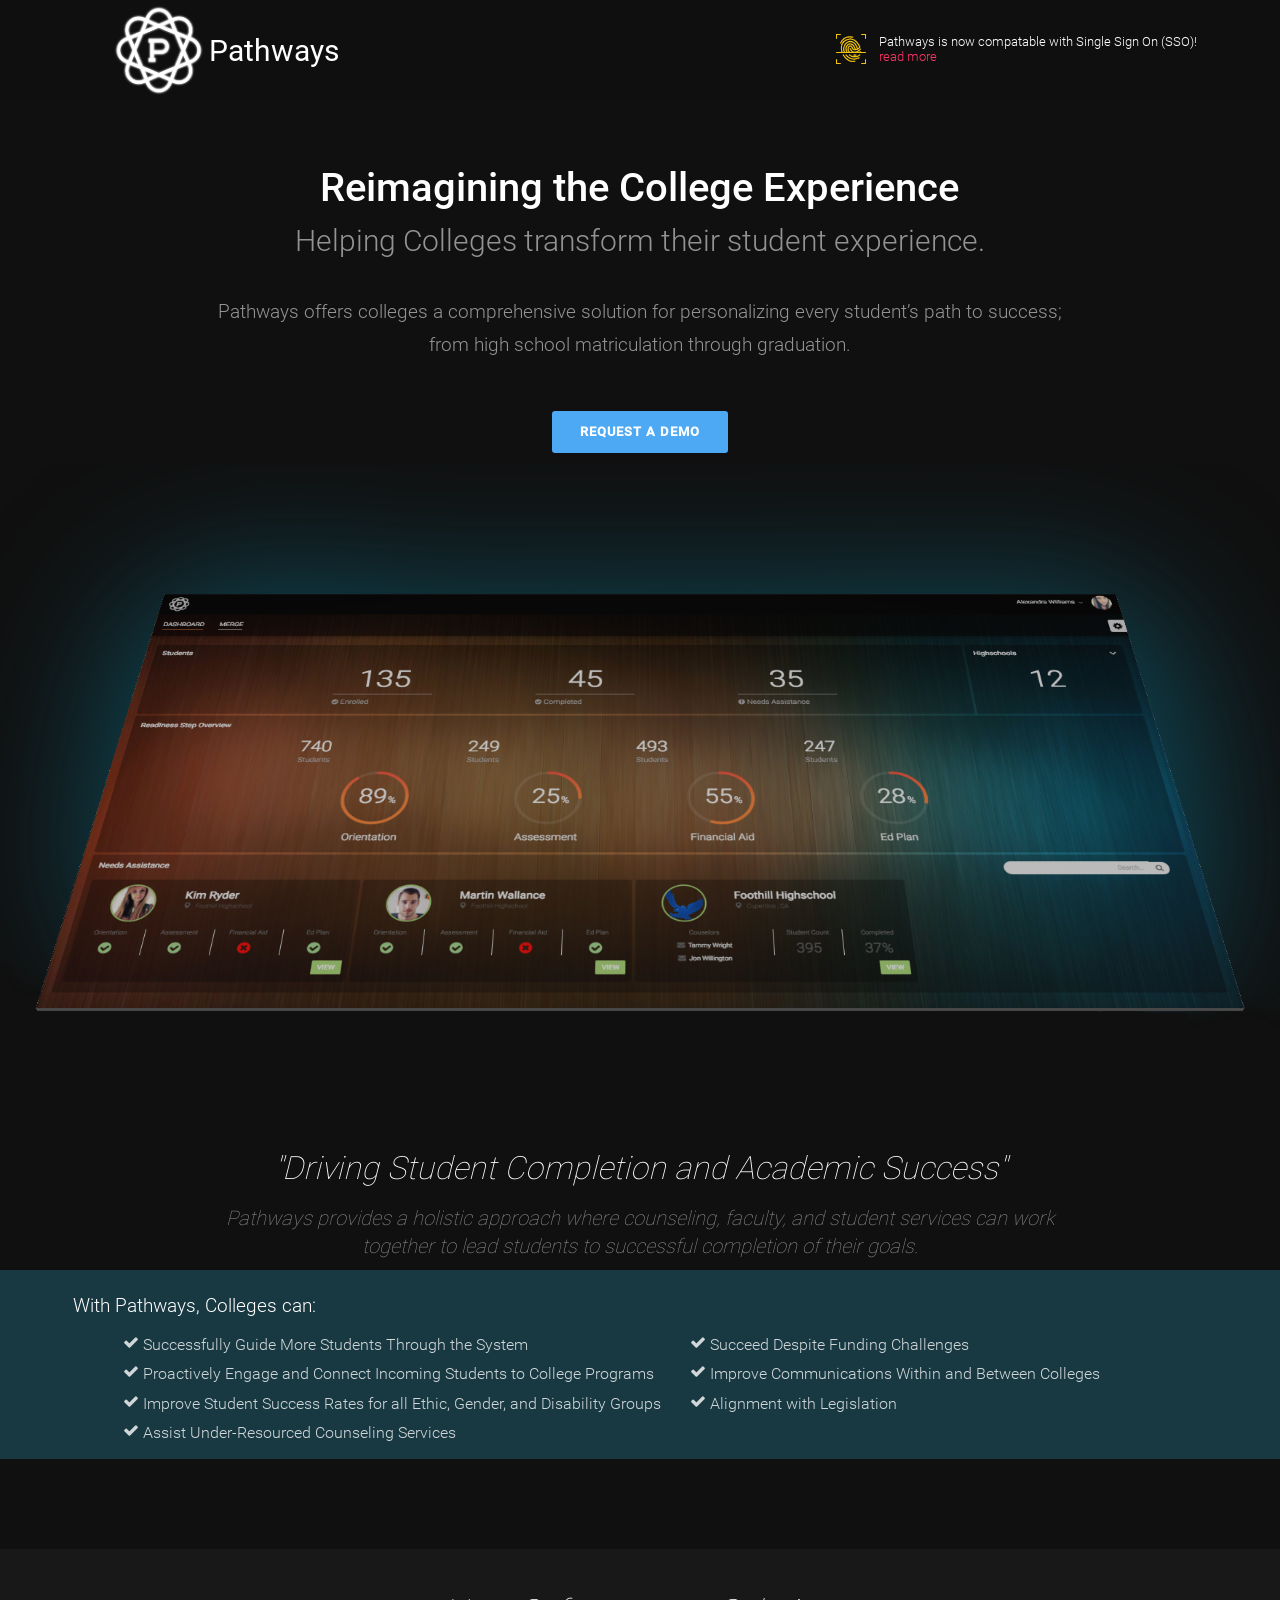
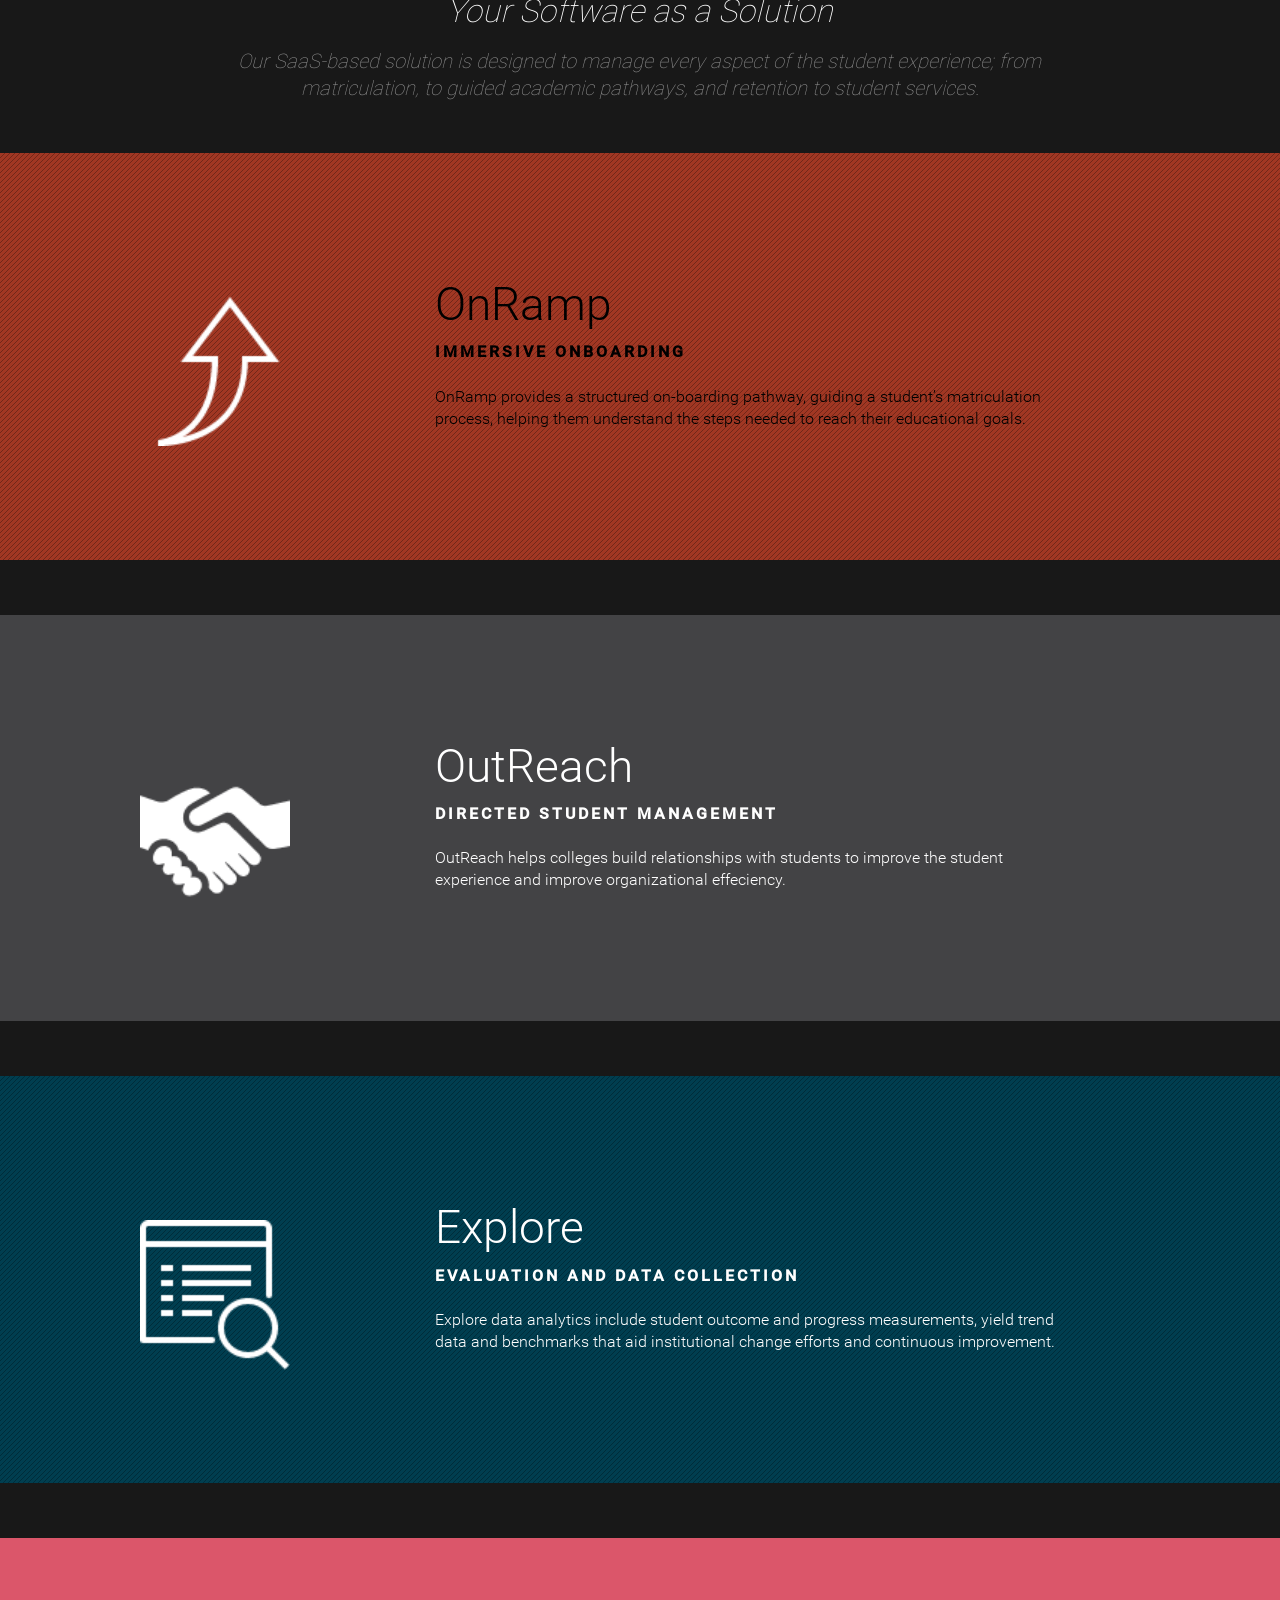
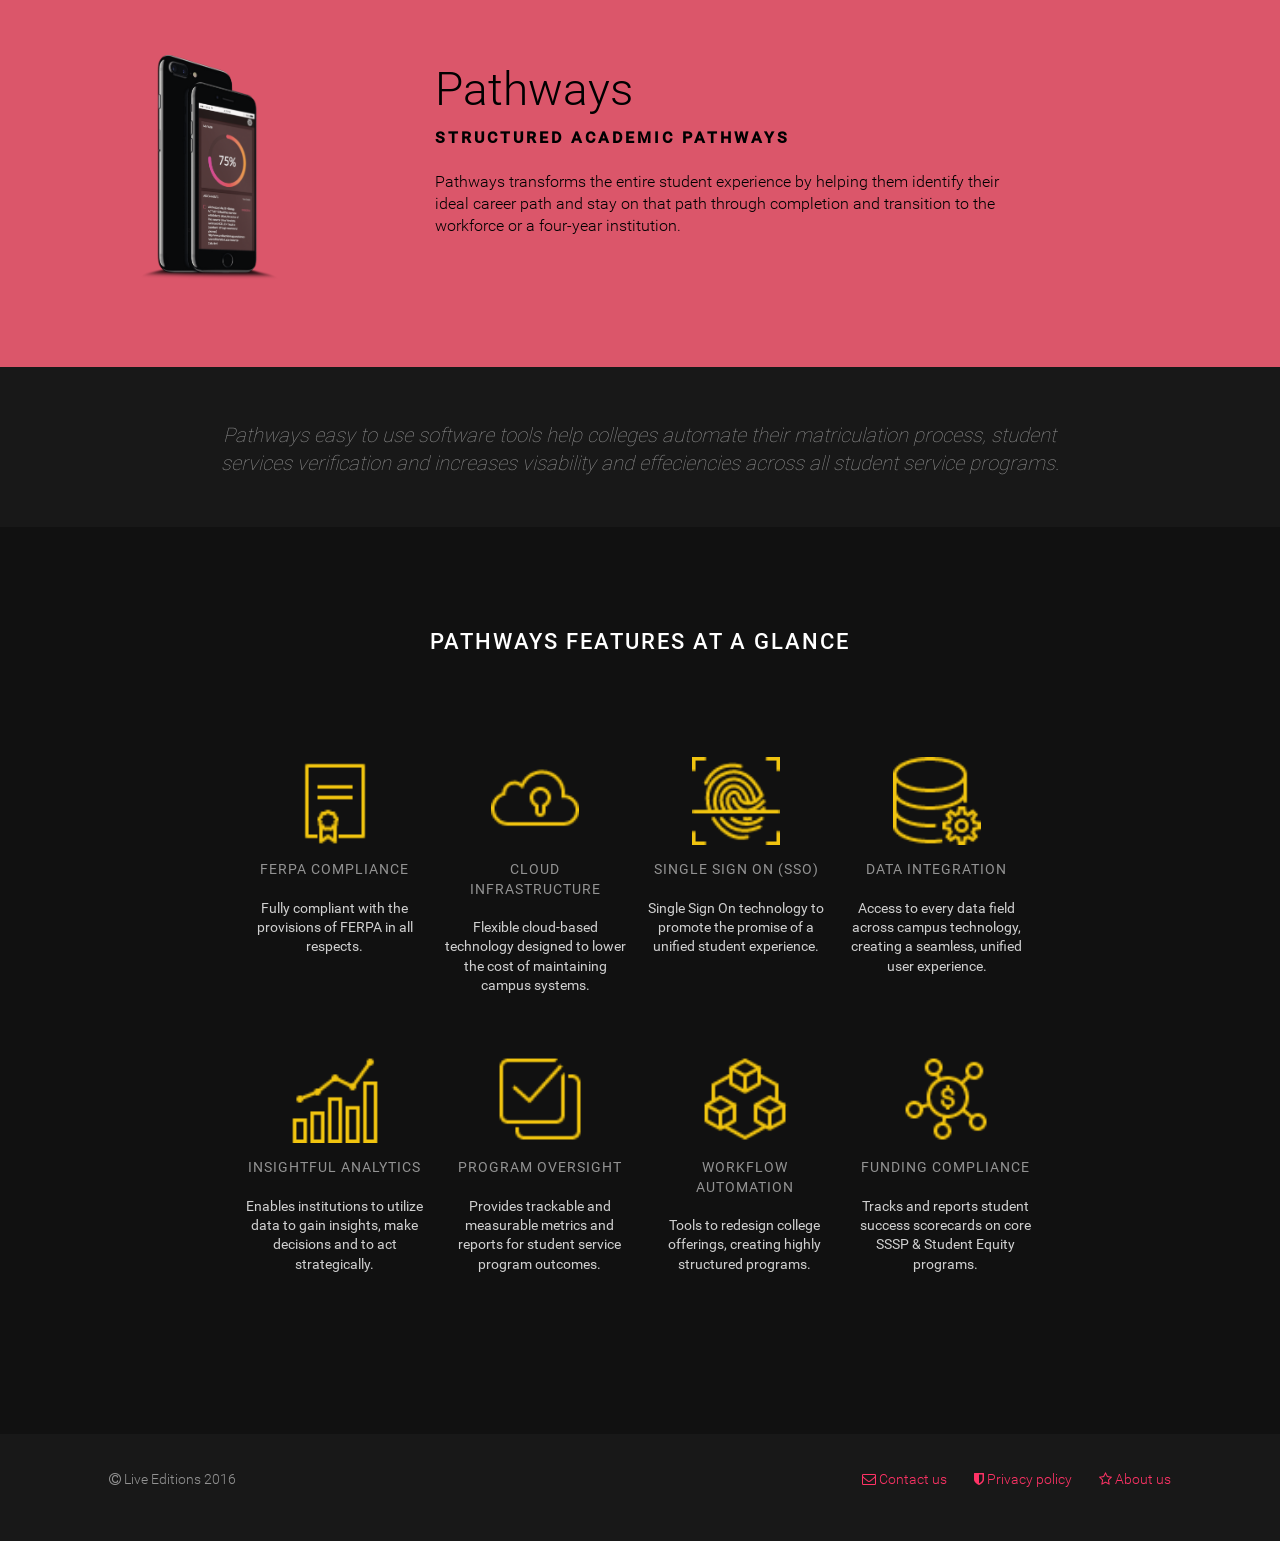
<file: index.html>
﻿<!DOCTYPE html>

<html lang="en">

<head>

    <meta charset="utf-8">
    <meta http-equiv="X-UA-Compatible" content="IE=edge">
    <meta name="viewport" content="width=device-width, initial-scale=1">
    <meta name="description" content="">
    <meta name="author" content="">
    <title>Pathways</title>
    <link rel="icon" href="images/favico.jpg">
    <link rel="stylesheet" href="css/font-awesome.min.css">
    <link rel="stylesheet" href="css/standardize.css">
    <link rel="stylesheet" href="css/style.css">
</head>
<body class="body index clearfix">
    <div id="page-wrapper">
        <header class="main-header clearfix">
            <a href="news.html" class="news-notice">
                <img class="news-icon" src="images/f-sso.png">
                <div class="news-text">Pathways is now compatable with Single Sign On (SSO)!<strong>read more</strong></div>
            </a>
            <div class="logo-container">
                <a href="#" class="logo"><img class="image" src="images/pathways-white-icon.png" /></a>
                <span>Pathways</span>
            </div>

        </header>

        <section id="main" class="main-section clearfix">
            <h1>Reimagining the College Experience</h1>
            <h2-sub>Helping Colleges transform their student experience.</h2-sub>
            <h2>Pathways offers colleges a comprehensive solution for personalizing every student’s path to success; from high school matriculation through graduation.</h2>
            <a href="" class="std-button">Request a Demo</a>
            <img class="image" src="images/onramp-main.png" alt="Pathways Main Image">
        </section>
        <div id="page-content">
            <section id="main-banner" class="medium-banner-section">
                <div class="medium-section-background">
                    <blockquote>"Driving Student Completion and Academic Success"</blockquote>
                    <div class="by">Pathways provides a holistic approach where counseling, faculty, and student services can work together to lead students to successful completion of their goals.</div>

                    <div class="banner-block">
                        <div class="banner-block-inner">
                            <h2>With Pathways, Colleges can:</h2>
                            <div>
                                <ul class="banner-list col-left">
                                    <li><i class="fa fa-check"></i>&nbsp; <p> Successfully Guide More Students Through the System</p></li>
                                    <li><i class="fa fa-check"></i>&nbsp; <p> Proactively Engage and Connect Incoming Students to College Programs</p></li>
                                    <li><i class="fa fa-check"></i>&nbsp; <p> Improve Student Success Rates for all Ethic, Gender, and Disability Groups</p></li>
                                    <li><i class="fa fa-check"></i>&nbsp; <p> Assist Under-Resourced Counseling Services</p></li>
                                </ul>
                            </div>
                            <div>
                                <ul class="banner-list col-right">
                                    <li><i class="fa fa-check"></i>&nbsp; <p> Succeed Despite Funding Challenges</p></li>
                                    <li><i class="fa fa-check"></i>&nbsp; <p> Improve Communications Within and Between Colleges</p></li>
                                    <li><i class="fa fa-check"></i>&nbsp; <p> Alignment with Legislation</p></li>
                                </ul>
                            </div>
                        </div>
                    </div>
                </div>
            </section>

            <section class="small-section clearfix">
                <blockquote>Your Software as a Solution</blockquote>
                <div class="by">Our SaaS-based solution is designed to manage every aspect of the student experience; from matriculation, to guided academic pathways, and retention to student services.</div>
            </section>

            <section class="medium-section product onramp screen clearfix">
                <img class="medium-section-image" src="images/icon-onramp.png">
                <h4 class="medium-section-name">OnRamp</h4>
                <h5 class="medium-section-short">Immersive OnBoarding</h5>
                <div class="medium-section-text">OnRamp provides a structured on-boarding pathway, guiding a student’s matriculation process, helping them understand the steps needed to reach their educational goals.</div>
            </section>

            <section class="small-section-empty clearfix">
                <blockquote></blockquote>
                <div class="by"></div>
            </section>

            <section class="medium-section product outreach screen clearfix">
                <img class="medium-section-image" src="images/icon-outreach.png" alt="OutReach Product Image">
                <h4 class="medium-section-name">OutReach</h4>
                <h5 class="medium-section-short">Directed Student Management</h5>
                <div class="medium-section-text">OutReach helps colleges build relationships with students to improve the student experience and improve organizational effeciency.</div>
            </section>

            <section class="small-section-empty clearfix">
                <blockquote></blockquote>
                <div class="by"></div>
            </section>

            <section class="medium-section product explore screen clearfix">
                <img class="medium-section-image" src="images/icon-explore.png" alt="Explore Product Image">
                <h4 class="medium-section-name">Explore</h4>
                <h5 class="medium-section-short">Evaluation and Data Collection</h5>
                <div class="medium-section-text">Explore data analytics include student outcome and progress measurements, yield trend data and benchmarks that aid institutional change efforts and continuous improvement.</div>
            </section>

            <section class="small-section-empty clearfix">
                <blockquote></blockquote>
                <div class="by"></div>
            </section>

            <section class="medium-section pathways product phone clearfix">
                <img class="medium-section-image" src="images/platform_pathways.png" alt="Pathways Product Image">
                <h4 class="medium-section-name">Pathways</h4>
                <h5 class="medium-section-short">Structured Academic Pathways</h5>
                <div class="medium-section-text">Pathways transforms the entire student experience by helping them identify their ideal career path and stay on that path through completion and transition to the workforce or a four-year institution.</div>
            </section>

            <section class="small-section clearfix">
                <div class="by">Pathways easy to use software tools help colleges automate their matriculation process, student services verification and increases visability and effeciencies across all student service programs.</div>
            </section>

            <section class="features clearfix">
                <p class="text">Pathways Features at a Glance</p>
                <ul class="feature-list clearfix">
                    <li class="feature">
                        <img class="feature-image" src="images/f-cert.png">
                        <h3 class="feature-name">FERPA Compliance</h3>
                        <p class="feature-text">Fully compliant with the provisions of FERPA in all respects.</p>
                    </li>
                    <li class="feature feature-2">
                        <img class="feature-image" src="images/f-cloud.png">
                        <h3 class="feature-name">Cloud Infrastructure</h3>
                        <p class="feature-text">Flexible cloud-based technology designed to lower the cost of maintaining campus systems. </p>
                    </li>
                    <li class="feature feature-3">
                        <img class="feature-image" src="images/f-sso.png">
                        <h3 class="feature-name">Single Sign On (SSO)</h3>
                        <p class="feature-text">Single Sign On technology to promote the promise of a unified student experience.</p>
                    </li>
                    <li class="feature feature-4">
                        <img class="feature-image" src="images/f-data-intergration.png">
                        <h3 class="feature-name">Data Integration</h3>
                        <p class="feature-text">Access to every data field across campus technology, creating a seamless, unified user experience.</p>
                    </li>
                    <li class="feature feature-5">
                        <img class="feature-image" src="images/f-analytics.png">
                        <h3 class="feature-name">Insightful Analytics</h3>
                        <p class="feature-text">Enables institutions to utilize data to gain insights, make decisions and to act strategically.</p>
                    </li>
                    <li class="feature feature-6">
                        <img class="feature-image" src="images/f-program-overview.png">
                        <h3 class="feature-name">Program Oversight</h3>
                        <p class="feature-text">Provides trackable and measurable metrics and reports for student service program outcomes.</p>
                    </li>
                    <li class="feature feature-7">
                        <img class="feature-image" src="images/f-workflow.png">
                        <h3 class="feature-name">Workflow Automation</h3>
                        <p class="feature-text">Tools to redesign college offerings, creating highly structured programs.</p>
                    </li>
                    <li class="feature feature-8">
                        <img class="feature-image" src="images/f-funding.png">
                        <h3 class="feature-name">Funding Compliance</h3>
                        <p class="feature-text">Tracks and reports student success scorecards on core SSSP & Student Equity programs.</p>
                    </li>
                </ul>
            </section>

            <a id="scrollUp" class=".scrollUp " href="#page-wrapper" style="position: fixed; z-index: 2147483647;"><i class="fa fa-chevron-up"></i></a>


            <footer class="main-footer">
                <div class="utility-nav">
                    <a href="mailto: support@liveditions.com"><i class="fa fa-envelope-o" aria-hidden="true"></i> Contact us</a>
                    <a href="privacy.html"><i class="fa fa-shield" aria-hidden="true"></i> Privacy policy</a>
                    <a href="about-us.html"><i class="fa fa-star-o" aria-hidden="true"></i> About us</a>
                </div>
                <div class="copyright"><i class="fa fa-copyright" aria-hidden="true"></i> Live Editions&nbsp;2016</div>
            </footer>
            <script src="js/plugins/jquery.min.js"></script>
            <script src="js/plugins/jquery.slimscroll.min.js"></script>
            <script src="js/plugins/smoothscroll.min.js"></script>
            <script src="js/index.js"></script>
        </div>

    </div>
</body>
</html>
</file>
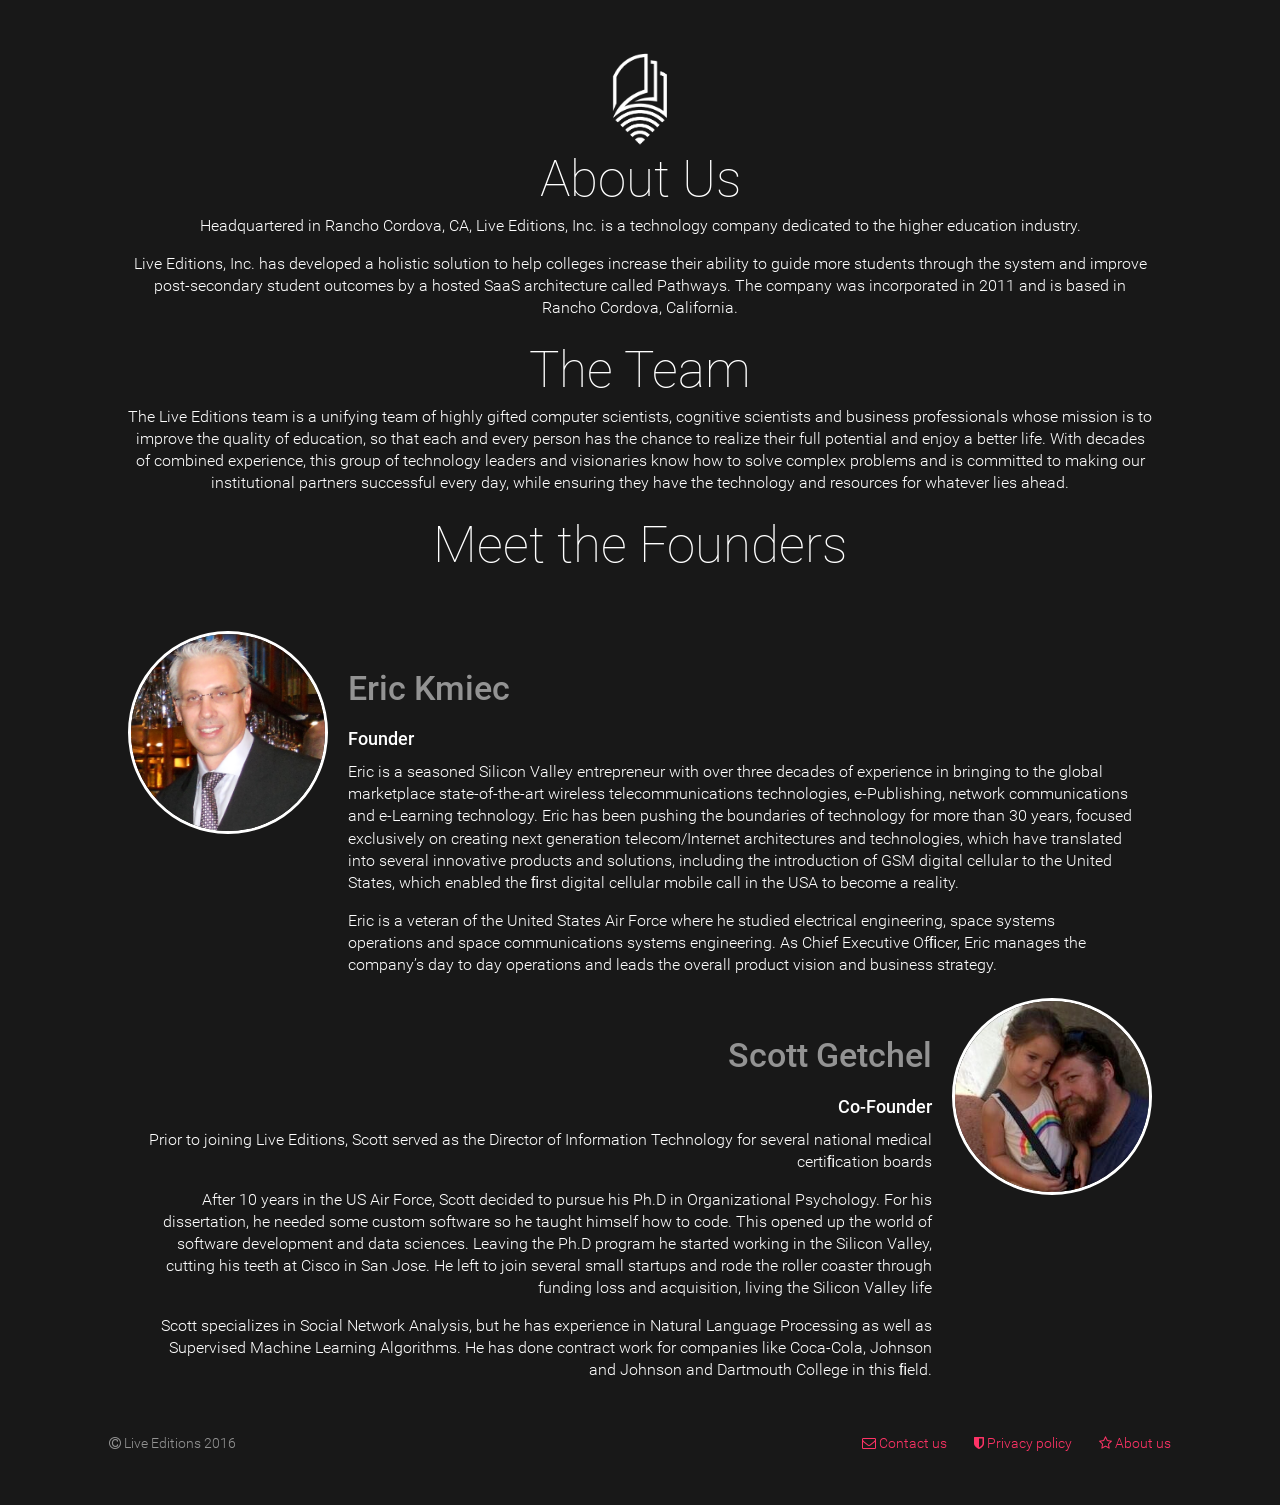
<file: about-us.html>
﻿<!DOCTYPE html>

<html lang="en">

<head>

    <meta charset="utf-8">
    <meta http-equiv="X-UA-Compatible" content="IE=edge">
    <meta name="viewport" content="width=device-width, initial-scale=1">
    <meta name="description" content="">
    <meta name="author" content="">
    <title>Pathways - About Us</title>
    <link rel="icon" href="images/favico.jpg">
    <link rel="stylesheet" href="css/font-awesome.min.css">
    <link rel="stylesheet" href="css/standardize.css">
    <link rel="stylesheet" href="css/style.css">
</head>
<body class="body index clearfix">
    <div id="page-wrapper">

        <div id="page-content">

            <section id="main-privacy" class="main-privacy clearfix">
                <a href="#" class="logo"><img class="image" src="images/liveeditions-book-white.png"></a>
            </section>
            
            
            <section id="main-about-us" class="main-about-us clearfix">
                <span class="main-about-us-header">About Us</span>
                <p>Headquartered in Rancho Cordova, CA, Live Editions, Inc. is a technology company dedicated to the higher education industry.</p>
                <p>Live Editions, Inc. has developed a holistic solution to help colleges increase their ability to guide more students through the system and improve post-secondary student outcomes by a hosted SaaS architecture called Pathways. The company was incorporated in 2011 and is based in Rancho Cordova, California.</p>
            <span class="main-about-us-header">The Team</span>
                <p>The Live Editions team is a unifying team of highly gifted computer scientists, cognitive scientists and 
                    business professionals whose mission is to improve the quality of education, so that each and every
                    person has the chance to realize their full potential and enjoy a better life. With decades of combined
                    experience, this group of technology leaders and visionaries know how to solve complex problems and
                    is committed to making our institutional partners successful every day, while ensuring they have the
                    technology and resources for whatever lies ahead.</p>
            
            </section>


            <section id="about-us" class="about-us-section">

                <p class="notice-header">Meet the Founders </p>

                <div class="bio-section left">
                    <div class="bio-image-container">
                        <img class="bio-image" src="images/team-eric-kmiec.jpg" />
                    </div>
                    <div class="bio-desc-container">
                        <h2>Eric Kmiec</h2>
                        <h4>Founder</h4>
                        <p>Eric is a seasoned Silicon Valley entrepreneur with over three decades of experience in bringing to the global marketplace state-of-the-art wireless telecommunications technologies, e-Publishing, network communications and e-Learning technology.  Eric has been pushing the boundaries of technology for more than 30 years, focused exclusively on creating next generation telecom/Internet architectures and technologies, which have translated into several innovative products and solutions, including the introduction of GSM digital cellular to the United States, which enabled the ﬁrst digital cellular mobile call in the USA to become a reality.   </p>

                        <p>Eric is a veteran of the United States Air Force where he studied electrical engineering, space systems operations and space communications systems engineering. As Chief Executive Ofﬁcer, Eric manages the company’s day to day operations and leads the overall product vision and business strategy. </p>

                    </div>
                </div>

                <div class="bio-section right">
                   
                    <div class="bio-image-container team-left">
                        <img class="bio-image" src="images/team-scott-getchel.png" />
                    </div>

                    <div class="bio-desc-container">
                        <h2 class="right">Scott Getchel</h2>
                        <h4>Co-Founder</h4>
                        <p>Prior to joining Live Editions, Scott served as the Director of Information Technology for several national medical certiﬁcation boards</p>

                        <p>After 10 years in the US Air Force, Scott decided to pursue his Ph.D in Organizational Psychology. For his dissertation, he needed some custom software so he taught himself how to code. This opened up the world of software development and data sciences. Leaving the Ph.D program he started working in the Silicon Valley, cutting his teeth at Cisco in San Jose. He left to join several small startups and rode the roller coaster through funding loss and acquisition, living the Silicon Valley life</p>

                        <p>Scott specializes in Social Network Analysis, but he has experience in Natural Language Processing as well as Supervised Machine Learning Algorithms. He has done contract work for companies like Coca-Cola, Johnson and Johnson and Dartmouth College in this ﬁeld.</p>

                    </div>
                    <div class="bio-image-container team-right">
                        <img class="bio-image" src="images/team-scott-getchel.png" />
                    </div>
                </div>



                
            </section>

            <a id="scrollUp" class=".scrollUp " href="#page-wrapper" style="position: fixed; z-index: 2147483647;"><i class="fa fa-chevron-up"></i></a>

            <footer class="main-footer">
                <div class="utility-nav">
                    <a href="mailto: support@liveditions.com"><i class="fa fa-envelope-o" aria-hidden="true"></i> Contact us</a>
                    <a href="privacy.html"><i class="fa fa-shield" aria-hidden="true"></i> Privacy policy</a>
                    <a href="about-us.html"><i class="fa fa-star-o" aria-hidden="true"></i> About us</a>
                </div>
                <div class="copyright"><i class="fa fa-copyright" aria-hidden="true"></i> Live Editions&nbsp;2016</div>
            </footer>
            <script src="js/plugins/jquery.min.js"></script>
            <script src="js/plugins/jquery.slimscroll.min.js"></script>
            <script src="js/plugins/smoothscroll.min.js"></script>
            <script src="js/index.js"></script>
        </div>

    </div>
</body>
</html>
</file>
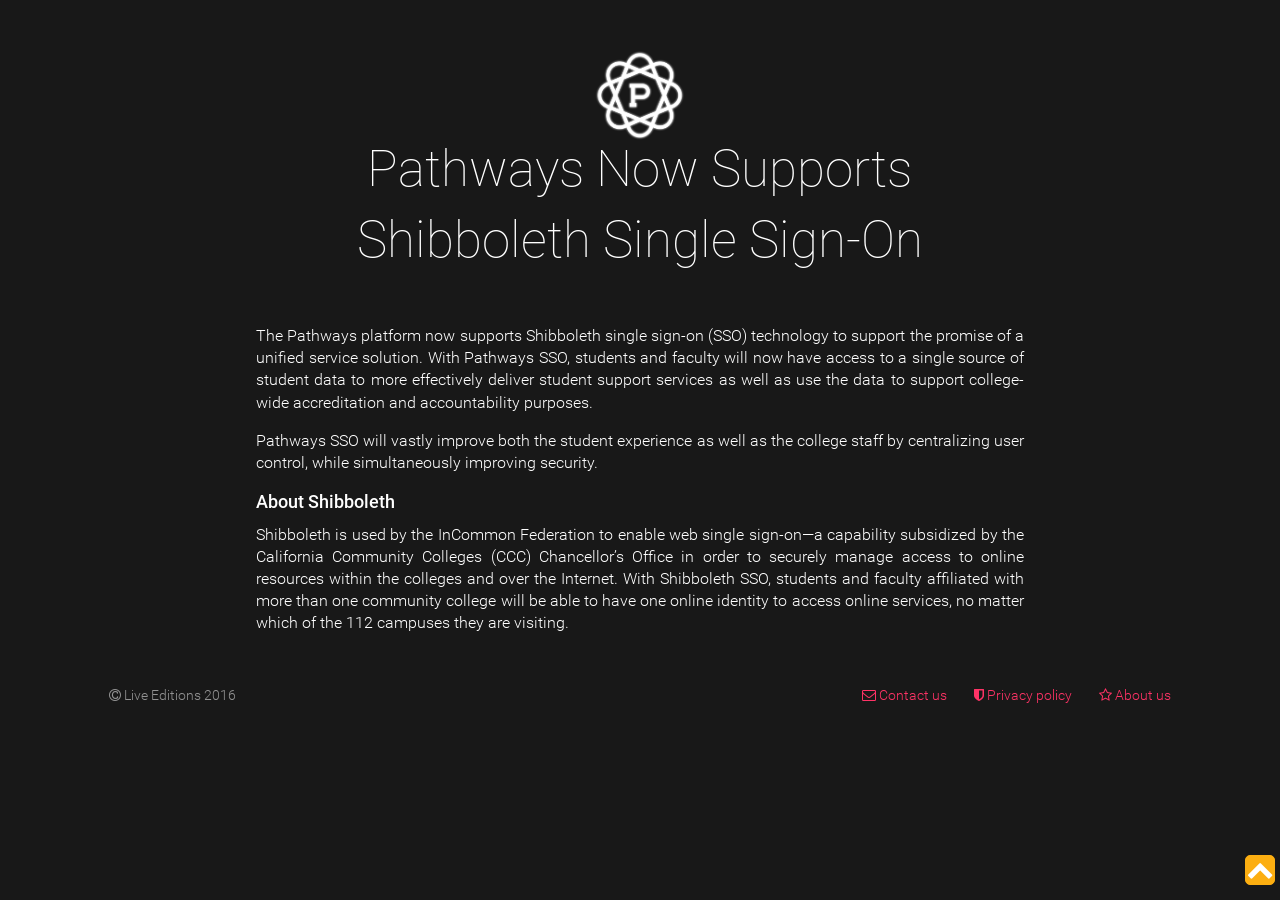
<file: news.html>
﻿<!DOCTYPE html>

<html lang="en">

<head>

    <meta charset="utf-8">
    <meta http-equiv="X-UA-Compatible" content="IE=edge">
    <meta name="viewport" content="width=device-width, initial-scale=1">
    <meta name="description" content="">
    <meta name="author" content="">
    <title>Pathways - News</title>
    <link rel="icon" href="images/favico.jpg">
    <link rel="stylesheet" href="css/font-awesome.min.css">
    <link rel="stylesheet" href="css/standardize.css">
    <link rel="stylesheet" href="css/style.css">
</head>
<body class="body index clearfix">
    <div id="page-wrapper">



        <div id="page-content">

            <section id="main-privacy" class="main-privacy clearfix">
                <a href="#" class="logo"><img class="image" src="images/pathways-white-icon.png"></a>
            </section>

            <section id="privacy" class="notice-section">

                <p class="notice-header">Pathways Now Supports Shibboleth Single Sign-On</p>

                <div class="notice">
                  
                    <p>
                        The Pathways platform now supports Shibboleth single sign-on (SSO) technology to support the promise of a unified service solution. With Pathways SSO, students and faculty will now have access to a single source of student data to more effectively deliver student support services as well as use the data to support college-wide accreditation and accountability purposes.</p>
                    <p>
                        Pathways SSO will vastly improve both the student experience as well as the college staff by centralizing user control, while simultaneously improving security.
                    </p>
                    <h4><span>About Shibboleth</span></h4>

                    <p>Shibboleth is used by the InCommon Federation to enable web single sign-on—a capability subsidized by the California Community Colleges (CCC) Chancellor’s Office in order to securely manage access to online resources within the colleges and over the Internet. With Shibboleth SSO, students and faculty affiliated with more than one community college will be able to have one online identity to access online services, no matter which of the 112 campuses they are visiting.</p>

            </div>
            </section>

            <a id="scrollUp" class=".scrollUp " href="#page-wrapper" style="position: fixed; z-index: 2147483647;"><i class="fa fa-chevron-up"></i></a>



            <footer class="main-footer">
                <div class="utility-nav">
                    <a href="mailto: support@liveditions.com"><i class="fa fa-envelope-o" aria-hidden="true"></i> Contact us</a>
                    <a href="privacy.html"><i class="fa fa-shield" aria-hidden="true"></i> Privacy policy</a>
                    <a href="about-us.html"><i class="fa fa-star-o" aria-hidden="true"></i> About us</a>
                </div>
                <div class="copyright"><i class="fa fa-copyright" aria-hidden="true"></i> Live Editions&nbsp;2016</div>
            </footer>
            <script src="js/plugins/jquery.min.js"></script>
            <script src="js/plugins/jquery.slimscroll.min.js"></script>
            <script src="js/plugins/smoothscroll.min.js"></script>
            <script src="js/index.js"></script>
        </div>

    </div>
</body>
</html>
</file>
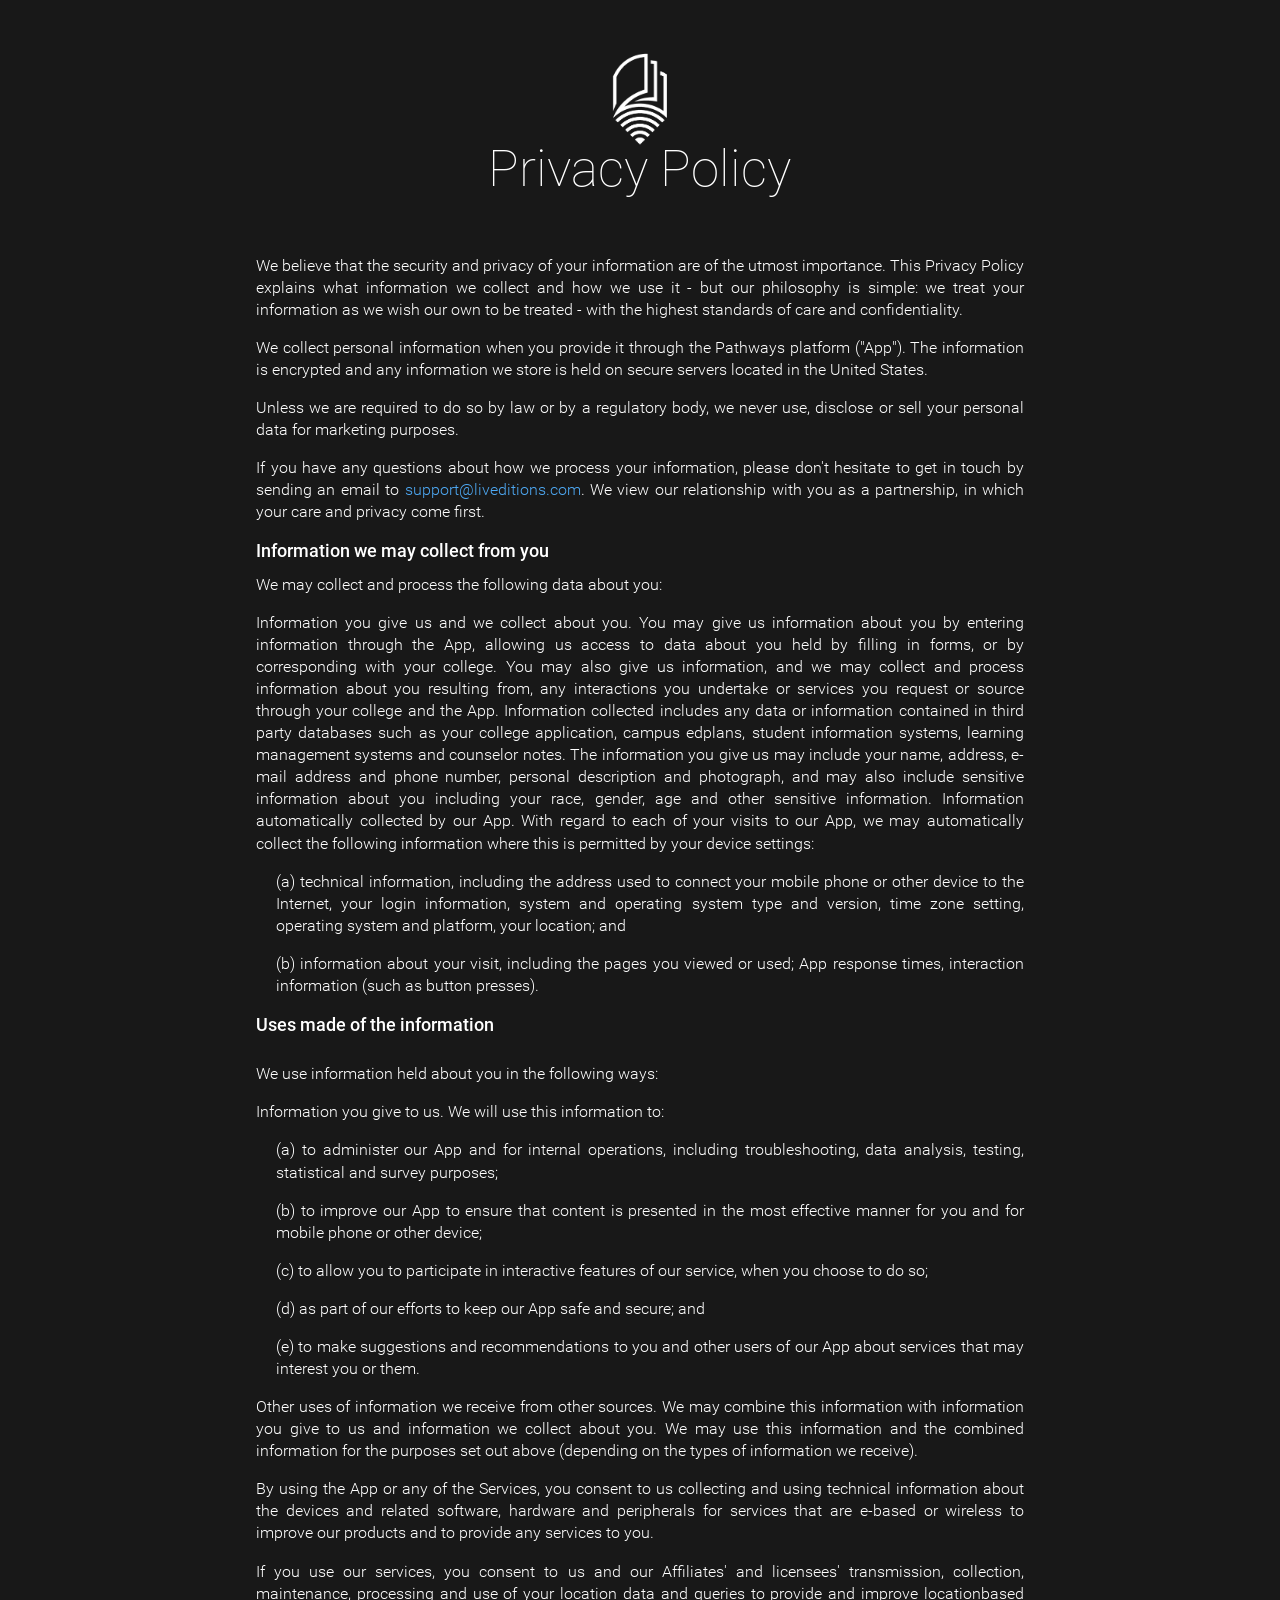
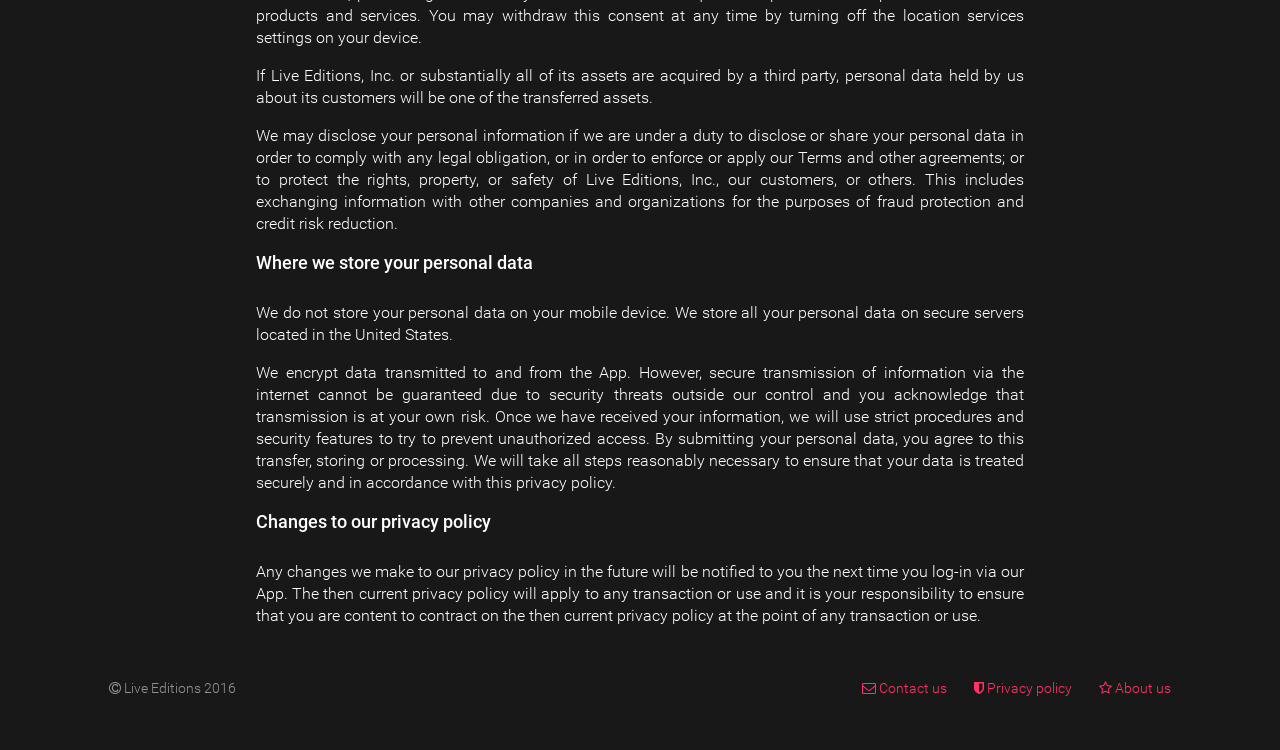
<file: privacy.html>
﻿<!DOCTYPE html>

<html lang="en">

<head>

    <meta charset="utf-8">
    <meta http-equiv="X-UA-Compatible" content="IE=edge">
    <meta name="viewport" content="width=device-width, initial-scale=1">
    <meta name="description" content="">
    <meta name="author" content="">
    <title>Pathways</title>
    <link rel="icon" href="images/favico.jpg">
    <link rel="stylesheet" href="css/font-awesome.min.css">
    <link rel="stylesheet" href="css/standardize.css">
    <link rel="stylesheet" href="css/style.css">
</head>
<body class="body index clearfix">
    <div id="page-wrapper">



        <div id="page-content">

            <section id="main-privacy" class="main-privacy clearfix">
                <a href="#" class="logo"><img class="image" src="images/liveeditions-book-white.png"></a>
            </section>

            <section id="privacy" class="notice-section">

                <p class="notice-header">Privacy Policy</p>

                <div class="notice">
                    <p>
                        We believe that the security and privacy of your information are of the utmost importance. This Privacy
                        Policy explains what information we collect and how we use it - but our philosophy is simple: we treat
                        your information as we wish our own to be treated - with the highest standards of care and
                        confidentiality.
                    </p>
                    <p>
                        We collect personal information when you provide it through the Pathways platform ("App"). The
                        information is encrypted and any information we store is held on secure servers located in the United
                        States.
                    </p>
                    <p>
                        Unless we are required to do so by law or by a regulatory body, we never use, disclose or sell your
                        personal data for marketing purposes.
                    </p>
                    <p>
                        If you have any questions about how we process your information, please don't hesitate to get in touch
                        by sending an email to <a href="mailto: support@liveditions.com">support@liveditions.com</a>. We view our relationship with you as a partnership, in
                        which your care and privacy come first.
                    </p>

                    <h4><span>Information we may collect from you</span></h4>

                    <p>We may collect and process the following data about you:</p>

                    <p>
                        Information you give us and we collect about you. You may give us information about you by entering
                        information through the App, allowing us access to data about you held by filling in forms, or by
                        corresponding with your college. You may also give us information, and we may collect and process
                        information about you resulting from, any interactions you undertake or services you request or source
                        through your college and the App. Information collected includes any data or information contained in
                        third party databases such as your college application, campus edplans, student information systems,
                        learning management systems and counselor notes. The information you give us may include your
                        name, address, e-mail address and phone number, personal description and photograph, and may also
                        include sensitive information about you including your race, gender, age and other sensitive information.
                        Information automatically collected by our App. With regard to each of your visits to our App, we may
                        automatically collect the following information where this is permitted by your device settings:                       
                    </p>
                    <p class="inset"> (a) technical information, including the address used to connect your mobile phone or other device
                        to the Internet, your login information, system and operating system type and version, time zone
                        setting, operating system and platform, your location; and
                        </p>

                    <p class="inset"> 
                        (b) information about your visit, including the pages you viewed or used; App response times,
                        interaction information (such as button presses).</p>
                    <p><h4>Uses made of the information</h4></p>

                    <p>We use information held about you in the following ways:</p>
                    <p>
                        Information you give to us. We will use this information to:
                    </p>

                    <p class="inset">
                        (a) to administer our App and for internal operations, including troubleshooting, data analysis,
                        testing, statistical and survey purposes;  
                    </p>

                    <p class="inset">(b) to improve our App to ensure that content is presented in the most effective manner for you and
                        for mobile phone or other device; </p>
                    <p class="inset">(c) to allow you to participate in interactive features of our service, when you choose to do so; </p>
                    <p class="inset">(d) as part of our efforts to keep our App safe and secure; and </p>
                    <p class="inset">(e) to make suggestions and recommendations to you and other users of our App about services
                        that may interest you or them. </p>


                    <p>
                        Other uses of information we receive from other sources. We may combine this information with
                        information you give to us and information we collect about you. We may use this information and the
                        combined information for the purposes set out above (depending on the types of information we
                        receive).
                    </p>
                    <p>
                        By using the App or any of the Services, you consent to us collecting and using technical information
                        about the devices and related software, hardware and peripherals for services that are e-based or
                        wireless to improve our products and to provide any services to you.
                    </p>

                    <p>
                        If you use our services, you consent to us and our Affiliates' and licensees' transmission, collection,
                        maintenance, processing and use of your location data and queries to provide and improve locationbased
                        products and services. You may withdraw this consent at any time by turning off the location
                        services settings on your device.
                    </p>

                    <p>
                        If Live Editions, Inc. or substantially all of its assets are acquired by a third party, personal data held by
                        us about its customers will be one of the transferred assets.
                    </p>

                    <p>
                        We may disclose your personal information if we are under a duty to disclose or share your personal
                        data in order to comply with any legal obligation, or in order to enforce or apply our Terms and other
                        agreements; or to protect the rights, property, or safety of Live Editions, Inc., our customers, or others.
                        This includes exchanging information with other companies and organizations for the purposes of fraud
                        protection and credit risk reduction.
                    </p>

                    <p>
                        <h4>Where we store your personal data</h4>
                    </p>

                    <p>
                        We do not store your personal data on your mobile device. We store all your personal data on secure
                        servers located in the United States.
                    </p>
                    <p>
                        We encrypt data transmitted to and from the App. However, secure transmission of information via the
                        internet cannot be guaranteed due to security threats outside our control and you acknowledge that
                        transmission is at your own risk. Once we have received your information, we will use strict procedures
                        and security features to try to prevent unauthorized access. By submitting your personal data, you agree
                        to this transfer, storing or processing. We will take all steps reasonably necessary to ensure that your
                        data is treated securely and in accordance with this privacy policy.
                    </p>
                    <p>
                        <h4>Changes to our privacy policy</h4>
                    </p>

                    <p>
                        Any changes we make to our privacy policy in the future will be notified to you the next time you log-in
                        via our App. The then current privacy policy will apply to any transaction or use and it is your
                        responsibility to ensure that you are content to contract on the then current privacy policy at the point of
                        any transaction or use.
                    </p>
                </div>


            </section>

            <a id="scrollUp" class=".scrollUp " href="#page-wrapper" style="position: fixed; z-index: 2147483647;"><i class="fa fa-chevron-up"></i></a>


            <footer class="main-footer">
                <div class="utility-nav">
                    <a href="mailto: hello@pathways.com"><i class="fa fa-envelope-o" aria-hidden="true"></i> Contact us</a>
                    <a href="privacy"><i class="fa fa-shield" aria-hidden="true"></i> Privacy policy</a>
                    <a href="about-us.html"><i class="fa fa-star-o" aria-hidden="true"></i> About us</a>
                </div>
                <div class="copyright"><i class="fa fa-copyright" aria-hidden="true"></i> Live Editions&nbsp;2016</div>
            </footer>
            <script src="js/plugins/jquery.min.js"></script>
            <script src="js/plugins/jquery.slimscroll.min.js"></script>
            <script src="js/plugins/smoothscroll.min.js"></script>
            <script src="js/index.js"></script>
        </div>

    </div>
</body>
</html>
</file>
<file: css/style.css>
/* roboto-100 - latin */
@font-face {
    font-family: 'Roboto';
    font-style: normal;
    font-weight: 100;
    src: url('../fonts/roboto-v15-latin-100.eot'); /* IE9 Compat Modes */
    src: local('Roboto Thin'), local('Roboto-Thin'), url('../fonts/roboto-v15-latin-100.eot?#iefix') format('embedded-opentype'), /* IE6-IE8 */
    url('../fonts/roboto-v15-latin-100.woff2') format('woff2'), /* Super Modern Browsers */
    url('../fonts/roboto-v15-latin-100.woff') format('woff'), /* Modern Browsers */
    url('../fonts/roboto-v15-latin-100.ttf') format('truetype'), /* Safari, Android, iOS */
    url('../fonts/roboto-v15-latin-100.svg#Roboto') format('svg'); /* Legacy iOS */
}

/* roboto-300 - latin */
@font-face {
    font-family: 'Roboto';
    font-style: normal;
    font-weight: 300;
    src: url('../fonts/roboto-v15-latin-300.eot'); /* IE9 Compat Modes */
    src: local('Roboto Light'), local('Roboto-Light'), url('../fonts/roboto-v15-latin-300.eot?#iefix') format('embedded-opentype'), /* IE6-IE8 */
    url('../fonts/roboto-v15-latin-300.woff2') format('woff2'), /* Super Modern Browsers */
    url('../fonts/roboto-v15-latin-300.woff') format('woff'), /* Modern Browsers */
    url('../fonts/roboto-v15-latin-300.ttf') format('truetype'), /* Safari, Android, iOS */
    url('../fonts/roboto-v15-latin-300.svg#Roboto') format('svg'); /* Legacy iOS */
}

/* roboto-regular - latin */
@font-face {
    font-family: 'Roboto';
    font-style: normal;
    font-weight: 400;
    src: url('../fonts/roboto-v15-latin-regular.eot'); /* IE9 Compat Modes */
    src: local('Roboto'), local('Roboto-Regular'), url('../fonts/roboto-v15-latin-regular.eot?#iefix') format('embedded-opentype'), /* IE6-IE8 */
    url('../fonts/roboto-v15-latin-regular.woff2') format('woff2'), /* Super Modern Browsers */
    url('../fonts/roboto-v15-latin-regular.woff') format('woff'), /* Modern Browsers */
    url('../fonts/roboto-v15-latin-regular.ttf') format('truetype'), /* Safari, Android, iOS */
    url('../fonts/roboto-v15-latin-regular.svg#Roboto') format('svg'); /* Legacy iOS */
}

/* roboto-500 - latin */
@font-face {
    font-family: 'Roboto';
    font-style: normal;
    font-weight: 500;
    src: url('../fonts/roboto-v15-latin-500.eot'); /* IE9 Compat Modes */
    src: local('Roboto Medium'), local('Roboto-Medium'), url('../fonts/roboto-v15-latin-500.eot?#iefix') format('embedded-opentype'), /* IE6-IE8 */
    url('../fonts/roboto-v15-latin-500.woff2') format('woff2'), /* Super Modern Browsers */
    url('../fonts/roboto-v15-latin-500.woff') format('woff'), /* Modern Browsers */
    url('../fonts/roboto-v15-latin-500.ttf') format('truetype'), /* Safari, Android, iOS */
    url('../fonts/roboto-v15-latin-500.svg#Roboto') format('svg'); /* Legacy iOS */
}



body {
    background-color: #181818;
    font: 300 1em/1.38 Roboto, sans-serif;
    color: rgb(0, 0, 0);
}

a, a:active, a:focus {
    outline: 0;
    border: none;
}

h1 {
    width: 66%;
    margin: 60px auto 0;
    font-size: 2.5em;
    font-weight: 500;
    line-height: 1.38;
    text-align: center;
    color: rgb(255, 255, 255);
}

h2 {
    width: 66%;
    margin: 30px auto 0;
    font-size: 1.2em;
    line-height: 1.68;
    text-align: center;
    color: rgb(147, 147, 147);
}

h2-sub {
    width: 66%;
    margin: 10px auto 0;
    font-size: 1.9em;
    line-height: 1.68;
    text-align: center;
    color: rgb(147, 147, 147);
}



h3 {
    float: left;
    clear: both;
    width: 100%;
    margin-top: 15px;
    font-size: 0.875em;
    font-weight: 400;
    line-height: 1.38;
    text-align: center;
    text-transform: uppercase;
    letter-spacing: 1px;
    color: rgb(147, 147, 147);
}

h4 {
    float: left;
    margin-left: 34%;
    /*font-style: italic;*/
    line-height: 1.38;
}

h5 {
    float: left;
    clear: both;
    margin-left: 34%;
    line-height: 1.38;
    text-transform: uppercase;
    letter-spacing: 3px;
    color: rgb(0,0,0);
}
/*.product h4 {
  width: 49.0833333333%;
  font-size: 2.625em;
  color: rgb(0,0,0);
}

.product h5 {
  width: 49.0833333333%;
  font-size: 0.875em;
  font-weight: 500;
}*/



.product h4 {
    width: 32%;
    font-size: 2.875em;
    color: rgb(0, 0, 0);
}

.product h5 {
    width: 32%;
    margin-top: 5px;
    font-weight: 700;
}


.product img {
    z-index: 50;
    width: 159px;
}


.preloader {
    position: fixed;
    background: rgba(0, 0, 0, 1);
    overflow: hidden;
    z-index: 999998;
}

.preloader, .preloader__img {
    top: 0;
    bottom: 0;
    left: 0;
    right: 0;
}


.preloader__img {
    position: absolute;
    margin: auto;
    z-index: 999999;
}


.medium-section img {
    position: absolute;
    top: 0;
    bottom: 0;
    left: 10.9166666666%;
    margin: auto 0;
    padding-top: 30px;
}

.main-section img {
    float: left;
    clear: both;
    width: 100%;
    margin-top: 10px;
}

.stream h4 {
    width: 32%;
    font-size: 2.875em;
    color: rgb(0, 0, 0);
}

.stream h5 {
    width: 32%;
    margin-top: 5px;
    font-weight: 700;
}

/*.stream img {
  z-index: 4;
  width: 139px;
}*/


.screen img {
    z-index: 4;
    /*width: 300px;*/
    width: 200px;
}

.phone img {
    z-index: 4;
    width: 139px;
}

.onramp {
    background-image: url(../images/bg-pattern.png);
    /*background-color: rgb(245, 245, 245);*/
    background-color: rgb(228, 78, 50);
}

.outreach {
    /*background-image: url(../images/bg-pattern.png);*/
    background-color: rgb(67, 67, 69);
}

.explore .medium-section-name, .explore .medium-section-short, .explore .medium-section-text {
    color: #fff;
}

.outreach .medium-section-name, .outreach .medium-section-short, .outreach .medium-section-text {
    color: #fff;
}

.explore {
    background-image: url(../images/bg-pattern.png);
    background-color: rgb(1, 89, 114);
}

.pathways {
    background-color: rgb(219, 86, 106);
}

a {
    line-height: 1.38;
}

blockquote {
    width: 66%;
    margin: 0 auto;
    font-style: italic;
    font-size: 2em;
    font-weight: 100;
    line-height: 1.38;
    text-align: center;
    color: rgb(255, 255, 255);
}

.buy-button {
    background-color: rgb(247, 222, 114);
}

footer {
    float: left;
    clear: both;
    width: 100%;
    padding: 36px 8.5% 52px;
    font-size: 14px;
}


header {
    position: fixed;
    top: 0;
    left: 0;
    right: 0;
    z-index: 87;
    width: 100%;
    height: 100px;
    margin: 0 auto;
    background-color: rgba(0,0,0,0.35);
}

.logo-container {
    display: block;
}

    .logo-container span {
        font-size: 30px;
        font-weight: 400;
        color: #fff;
        padding-top: 30px;
        position: absolute;
    }

.logo {
    display: inline-block;
    float: left;
    width: 100px;
    margin: 5px 0 0 8.5%;
}


img {
    display: block;
    height: auto;
    overflow: hidden;
}

li {
    float: left;
    width: 22.8535353535%;
}

    li img {
        width: 88px;
        margin: 0 auto;
    }

section {
    width: 100%;
    margin: 0 auto;
}

ul {
    width: 792px;
    margin: 100px auto 0;
}

.adam {
    margin-left: 2.904040404%;
}

.product {
    /*background-color: rgb(237, 72, 119);*/
}

    .product .medium-section-text {
        margin-top: 22px;
    }



.by {
    width: 66%;
    margin: 15px auto 0;
    font-style: italic;
    font-size: 1.25em;
    font-weight: 100;
    line-height: 1.38;
    text-align: center;
    color: rgb(147, 147, 147);
}

.copyright {
    display: inline-block;
    color: rgb(147, 147, 147);
}

.utility-nav {
    float: right;
    font-size: 14px;
    line-height: 1.38;
}

    .utility-nav a,
    .utility-nav a:active,
    .utility-nav a:visited {
        color: #FF3366;
    }

    .utility-nav a {
        margin-left: 24px;
    }

        .utility-nav a:first-child {
            margin-left: 0;
        }

.medium-section {
    position: relative;
    padding-top: 120px;
    padding-bottom: 130px;
}

.hide {
    display: none;
}


.medium-section-background {
    margin-top: 0;
    /*margin-bottom: 96px;*/
    height: 400px;
    /*background: url(../images/bg-poly.jpg) 50% 0 no-repeat rgb(0, 0, 0);*/
    padding-top: 90px;
    padding-bottom: 70px;
    /*background: url(../images/bg-unfocus.png) no-repeat center center;*/
    /*background: url(../images/bg_screen_20.jpeg) no-repeat center center;*/
    /*background-size: 100% 100%;*/
    /*background-image: url(../images/bg-splash.jpeg);*/
    background-size: cover;
    height: 100%;
    position: relative;
}

.medium-banner-section {
    position: relative;
    /* padding-top: 20px; */
    padding-bottom: 20px;
    background-color: #101010;
}


.medium-section-text {
    float: left;
    clear: both;
    width: 49.0833333333%;
    margin-left: 34%;
    line-height: 1.38;
    color: rgb(0, 0, 0);
}

.feature-text {
    float: left;
    clear: both;
    width: 100%;
    margin-top: 19px;
    font-size: 0.875em;
    font-weight: 400;
    line-height: 1.38;
    text-align: center;
    color: rgb(208, 208, 208);
}

.banner-block {
    background-color: rgba(38, 114, 136, 0.42);
    color: #fff;
    width: 100%;
    margin: 10px auto 0;
    padding: 10px;
    /*height: 180px;*/
    display: inline-block;
}

.banner-block-inner {
    width: 70%;
    margin: 10px auto 0;
}

.banner-block h2 {
    width: 100% !important;
    margin: 10px auto 0;
    font-size: 1.2em;
    line-height: 1.68;
    text-align: left;
    color: #fff;
    padding-bottom: 10px;
}

.banner-block ul {
    /*margin: 0;
	padding: 0;
	list-style: none;
    width:50%;
    float:left;*/
    list-style-type: none;
    margin: 0;
    padding: 0;
    display: inline-block;
}


.col-left {
    width: 50%;
    float: left;
}

.col-right {
    width: 50%;
    float: right;
}

.banner-list {
    margin-bottom: 20px;
}

    .banner-list li {
        color: rgba(255,255,255, 0.8);
        margin-bottom: 5px;
        float: none !important;
        width: 100% !important;
        margin-left: 50px;
        float: left;
        width: 22.8535353535%;
        display: -webkit-inline-flex;
        display: -ms-inline-flexbox;
        display: inline-flex;
    }

.features {
    padding-bottom: 160px;
    background-color: rgb(17, 17, 17);
}

.handle {
    float: left;
    clear: both;
    width: 100%;
    font-size: 0.813em;
    font-weight: 400;
    line-height: 1.38;
    text-align: center;
    color: rgb(78, 169, 244);
}

.main-section {
    margin-top: 100px;
    text-align: center;
    background-color: rgba(0,0,0,0.35);
}


.news-icon {
    display: inline-block;
    width: 30px;
    margin-right: 10px;
    vertical-align: top;
}

.news-text {
    display: inline-block;
    text-align: left;
}

    .news-text strong {
        display: block;
    }

.news-notice {
    position: absolute;
    top: 34px;
    right: 6.5%;
    font-size: 0.8em;
    line-height: 1.2;
    text-align: right;
    color: white;
}

    .news-notice strong {
        color: #FF3366;
    }

.std-button {
    display: inline-block;
    margin: 50px auto 0;
    padding: 12px 28px;
    border-radius: 3px;
    background: rgb(78, 169, 244);
    color: white;
    font-size: 13px;
    text-transform: uppercase;
    font-weight: bold;
    letter-spacing: 1px;
}

.stream {
    background-color: rgb(78, 169, 244);
}

    .stream .medium-section-text {
        margin-top: 30px;
    }


.small-section {
    padding-top: 40px;
    padding-bottom: 50px;
    text-align: center;
}

.small-section-empty {
    padding-top: 20px;
    padding-bottom: 20px;
    text-align: center;
}

.text {
    width: 66.0833333333%;
    margin: 100px auto 0;
    font-size: 1.375em;
    font-weight: 500;
    line-height: 1.38;
    text-align: center;
    text-transform: uppercase;
    letter-spacing: 2px;
    color: rgb(255, 255, 255);
}

.feature-2,
.feature-3,
.feature-4 {
    margin-left: 2.5%;
}

.feature-5 {
    clear: both;
    margin-top: 60px;
}

.feature-6,
.feature-7 {
    margin: 60px 0 0 3.0303030303%;
}

.feature-8 {
    margin: 60px 0 0 2.5252525252%;
}

.footer-link-2,
.footer-link-3,
.footer-link-4 {
    margin-left: 29px;
}

.newsletter-signup {
    margin: 0 8.5%;
    padding: 50px 0;
    border-bottom: 1px solid rgba(255, 255, 255, 0.11);
    text-align: center;
}

.sign-up {
    display: inline-block;
    margin: 20px;
}

.signup-notice {
    display: inline-block;
    color: white;
}

.email-field {
    width: 300px;
    padding: 10px 15px;
    background: rgb(54, 54, 54);
    color: rgb(236, 71, 119);
}

.sign-up-button {
    padding: 10px 15px;
    background: rgb(237, 72, 119);
}

.form-notice {
    color: rgb(237, 72, 119);
}

.primary-nav a {
    margin-left: 0px;
    padding: 10px 20px;
    color: white;
}

.primary-nav .download {
    color: rgb(247, 222, 114);
}

.news-logo {
    display: inline-block;
    width: 100px;
    margin-bottom: 20px;
}




/* private policy*/


.main-privacy {
    display: block;
    width: 172px;
    height: 34px;
    margin: 50px auto 0;
}

    .main-privacy .logo {
        display: block;
        height: auto;
        overflow: hidden;
        margin: 0 auto;
        float: none;
    }


.notice-section {
    width: 60%;
    margin-top: 50px;
    font-size: 1em;
    color: rgb(182, 182, 182);
}

.notice-header {
    width: 80%;
    margin: 0 auto;
    /* margin-top: 100px; */
    margin-bottom: 50px;
    font-size: 3.2em;
    font-weight: 100;
    line-height: 1.38;
    text-align: center;
    color: rgb(255, 255, 255);
    min-height: 31px;
}

.notice {
    font-style: italic;
    color: white;
    min-height: 31px;
    margin: 0 auto;
    text-align: justify;
}

    .notice p {
        font-style: normal;
        color: white;
        margin-bottom: 1em;
    }

.inset {
    padding-left: 20px;
}

.notice h4 {
    float: none;
    display: inline-block;
    font-weight: 500;
    font-size: 1.1em;
    text-align: left;
    margin-left: 0;
    font-style: normal;
    margin-bottom: 10px;
}

.notice a,
.notice a:visited .notice a:active {
    color: rgb(78, 169, 244);
}

/* about us */

.main-about-us {
    margin: 20px auto 0;
    width: 80%;
    text-align: center;
    margin-top: 60px;
}

    .main-about-us p {
        font-style: normal;
        color: white;
        margin-bottom: 1em;
    }


.main-about-us-header {
    width: 80%;
    margin: 0 auto;
    margin-top: 100px;
    margin-bottom: 50px;
    font-size: 3.2em;
    font-weight: 100;
    line-height: 1.38;
    text-align: center;
    color: rgb(255, 255, 255);
    min-height: 31px;
}

.about-us-section {
    width: 80%;
    /*margin-top:60px;*/
}

.bio-desc-container p {
    font-style: normal;
    color: white;
    margin-bottom: 1em;
}

.bio-section {
    color: #fff;
    display: inline-flex;
}

.right {
    text-align: right !important;
    /*margin-right:20px;*/
}

.left {
    text-align: left !important;
    /*margin-left:20px;*/
}

.bio-image-container {
}

.bio-image {
    border-radius: 50%;
    width: 200px;
    border-width: 3px;
    border-color: #fff;
    border-style: solid;
}

.bio-desc-container {
    margin-left: 20px;
    margin-right: 20px;
}

    .bio-desc-container p {
        font-style: normal;
        color: white;
        margin-bottom: 1em;
    }

    .bio-desc-container h2 {
        float: none;
        width: auto;
        display: block;
        font-weight: 500;
        font-size: 2.1em;
        text-align: left;
        margin-left: 0;
        font-style: normal;
        margin-bottom: 10px;
    }

    .bio-desc-container h4 {
        float: none;
        display: inline-block;
        font-weight: 500;
        font-size: 1.1em;
        text-align: left;
        margin-left: 0;
        font-style: normal;
        margin-bottom: 10px;
    }


.team-left {
    display: none;
}

.team-right {
    display: block;
}


@media ( max-width: 1028px) {

    .screen img {
        z-index: 4;
        width: 150px;
    }

    .banner-block-inner {
        width: 90%;
    }
}

@media ( max-width: 1280px) {

    .screen img {
        z-index: 4;
        width: 150px;
    }

    .banner-block-inner {
        width: 90%;
    }
}

@media (max-width: 850px) {

    .col-left {
        width: auto;
        float: none;
    }

    .col-right {
        width: auto;
        float: none;
    }

    .product h5 {
        margin-top: 5px;
        font-weight: 700;
    }

    .medium-section img {
        /*top: 0px;
        bottom: auto;
        left: 0;
        right: 0;
        margin-right: auto;
        margin-left: auto;*/
    }

    h4 {
        width: 66%;
        margin-top: 50px;
        /*margin-left: 17.0588235294%;
        text-align: center;*/
    }

    h5 {
        width: 66% !important;
        /*margin-left: 17.0588235294%;
        text-align: center;*/
    }


    header {
        left: 0;
        right: 0;
        margin-right: auto;
        margin-left: auto;
    }

    .team {
        display: none;
    }

    img {
        height: auto;
        width: 64px;
    }

    li {
        width: 41.4761476147%;
    }

    ul {
        width: 433px;
    }


    .product .medium-section-text {
        /*margin-top: 30px;*/
    }

    .medium-section {
        padding-top: 50px;
        padding-bottom: 50px;
    }


    .medium-section-text {
        /*width: 66%;
        margin-left: 17.0588235294%;*/
    }


    /*.notice {
        float: right;
        margin-top: 0;
    }*/

    .team-block {
        height: 500px;
    }


    .feature-2 {
        margin-left: 17.0513051305%;
    }

    .feature-4 {
        clear: none;
        margin-top: 50px;
        margin-left: 17.0513051305%;
    }

    .feature-5 {
        clear: both;
        margin-top: 50px;
    }

    .feature-6 {
        margin-top: 50px;
        margin-left: 16.1296129612%;
    }

    .feature-3,
    .feature-7 {
        clear: both;
        margin-top: 50px;
        margin-left: 0;
    }

    .feature-8 {
        margin-top: 50px;
        margin-left: 17.0513051305%;
    }

    .screen img {
        z-index: 4;
        width: 100px;
    }

    .phone img {
        z-index: 4;
        width: 130px;
    }

    .notice {
        text-align: justify;
    }

    .phone h4 {
        margin-top: 150px;
    }

    .notice-section {
        width: 90%;
    }

    .notice-header {
        /*font-size: 2.0em;*/
        margin-top: 50px;
        margin-bottom: 50px;
    }

    .main-privacy {
        margin: 20px auto 0;
    }

    .bio-section {
        display: block;
    }

        .bio-section h4 {
            margin-top: 5px;
            width: auto;
        }

    .team-left {
        display: block;
        margin: 0 auto;
    }

    .team-right {
        display: none;
    }

    .right {
        text-align: left !important;
    }
}

@media (max-width: 568px) {
    body {
        font-size: 1em;
    }

    header {
        text-align: center;
    }

    .news-notice {
        display: block;
        position: static;
        padding: 12px 0;
        margin-bottom: 36px;
        text-align: center;
        border-bottom: 1px solid rgba(192, 192, 192, 0.15);
    }

    .news-text strong {
        display: inline-block;
        margin-left: 6px;
        line-height: 30px;
    }

    .medium-section img,
    .team {
        left: 0;
        right: 0;
        margin-right: auto;
        margin-left: auto;
    }

    blockquote {
        font-size: 1.625em;
    }

    h1 {
        margin-top: 30px;
        font-size: 1.925em;
    }

    h2 {
        margin-top: 10px;
    }


    header {
        position: static;
        height: auto;
    }

    .logo {
        float: none;
        margin-right: auto;
        margin-left: auto;
    }

    .logo-container span {
        display: none;
    }

    img {
        height: auto;
    }

    li {
        width: 100%;
    }

    ul {
        width: 250px;
        margin-top: 50px;
    }

    .feature-text {
        font-size: 1.063em;
    }

    .main-section {
        margin-top: 0;
    }

    /*.notice {
        display: block;
        float: none;
        width: 315px;
        margin-right: auto;
        margin-left: auto;
        font-size: 0.938em;
    }*/

    .primary-nav {
        position: static;
        margin-top: 36px;
        margin-right: auto;
        margin-left: auto;
        text-align: center;
    }

    .team-block {
        height: 320px;
    }

    .feature-2 {
        clear: both;
        margin-top: 50px;
        margin-left: 0;
    }

    .feature-4,
    .feature-6,
    .feature-8 {
        clear: both;
        margin-left: 0;
    }

    .copyright,
    .utility-nav {
        float: none;
        display: block;
        text-align: center;
    }

    .copyright {
        margin-top: 24px;
    }

    .col-left {
        width: auto;
        float: none;
    }

    .col-right {
        width: auto;
        float: none;
    }

    .banner-list li {
        margin-left: 5px;
        font-size: 12px;
    }

    .phone h4 {
        margin-top: 150px;
    }

    .notice {
        text-align: justify;
    }


    .notice-section {
        width: 90%;
    }

    .notice-header {
        font-size: 2.0em;
        margin-top: 50px;
        margin-bottom: 50px;
    }

    .main-privacy {
        margin: 20px auto 0;
    }

    .bio-section {
        display: block;
    }

        .bio-section h4 {
            margin-top: 5px;
        }

    .team-left {
        display: block;
        margin: 0 auto;
    }

    .team-right {
        display: none;
    }

    .right {
        text-align: left !important;
    }
}

@media (max-width: 375px) {



    .medium-section {
        padding-top: 50px;
        padding-bottom: 50px;
    }

        .medium-section img {
            position: relative;
            padding-top: 5px;
        }

    .medium-section-text {
        margin-left: 27%;
    }

    .utility-nav a {
        display: block;
        margin: auto;
        padding: 10px 0;
    }

    .news-text {
        width: 50%;
    }


    h1 {
        margin-top: 30px;
        font-size: 18px;
    }

    h2 {
        margin-top: 10px;
        font-size: 12px;
    }

    h4 {
        margin-left: 25%;
    }

    h2-sub {
        font-size: 1.0em;
        margin-left: 10px;
        margin-right: 10px;
        margin: 10px auto 0;
    }

    h4 {
        margin-top: 20px;
    }

    h5 {
        margin-left: 27%;
    }

    .phone h4 {
        margin-top: 25px;
    }

    .by {
        font-size: 12px;
    }

    blockquote {
        font-size: 15px;
    }

    .col-left {
        width: auto;
        float: none;
    }

    .col-right {
        width: auto;
        float: none;
    }

    .banner-list li {
        margin-left: 5px;
        font-size: 12px;
    }

    .logo {
        width: 64px;
    }

    .logo-container span {
        display: none;
    }

    .notice {
        text-align: justify;
    }

    .news-notice {
        display: block;
        position: static;
        padding: 12px 0;
        margin-bottom: 10px;
        text-align: center;
        border-bottom: 1px solid rgba(192, 192, 192, 0.15);
    }

    .notice-section {
        width: 90%;
    }

    .notice-header {
        font-size: 1.7em;
        margin-top: 50px;
        margin-bottom: 50px;
    }

    .main-privacy {
        margin: 20px auto 0;
    }

    .bio-section {
        display: block;
    }

        .bio-section h4 {
            margin-top: 5px;
        }

    .team-left {
        display: block;
        margin: 0 auto;
    }

    .team-right {
        display: none;
    }

    .right {
        text-align: left !important;
    }

    .main-about-us-header {
        margin-top: 50px;
        margin-bottom: 50px;
        font-size: 1.7em;
    }

    .medium-section-background {
        padding-top: 10px;
        padding-bottom: 10px;
    }

    .product h4 {
        width: auto;
    }
}

#scrollUp {
    background: #fcae11 none repeat scroll 0 0;
    bottom: 15px;
    color: #ffffff;
    right: 5px;
    opacity: 1;
    cursor: pointer;
    height: 30px;
    line-height: 25px;
    position: fixed;
    text-align: center;
    width: 30px;
    z-index: 9999;
    font-size: 27px;
    border: 1px solid #fcae11;
    border-radius: 5px;
    -webkit-transition: all 0.3s ease 0s;
    transition: all 0.3s ease 0s;
}

    #scrollUp.hideme {
        right: -30px;
        opacity: 0;
        -webkit-transition: all 0.3s ease 0s;
        transition: all 0.3s ease 0s;
    }

    #scrollUp :hover {
        color: #31708f;
    }
</file>
<file: css/standardize.css>
/*! normalize.css v2.1.0 | MIT License | git.io/normalize */

/* ==========================================================================
   HTML5 display definitions
   ========================================================================== */

/**
 * Correct `block` display not defined in IE 8/9.
 */

article,
aside,
details,
figcaption,
figure,
footer,
header,
hgroup,
main,
nav,
section,
summary {
  display: block;
}

/**
 * Correct `inline-block` display not defined in IE 8/9.
 */

audio,
canvas,
video {
  display: inline-block;
}

/**
 * Prevent modern browsers from displaying `audio` without controls.
 * Remove excess height in iOS 5 devices.
 */

audio:not([controls]) {
  display: none;
  height: 0;
}

/**
 * Address styling not present in IE 8/9.
 */

[hidden] {
  display: none;
}

/* ==========================================================================
   Base
   ========================================================================== */

/**
 * 1. Set default font family to sans-serif.
 * 2. Prevent iOS text size adjust after orientation change, without disabling
 *    user zoom.
 */

html {
  font-family: sans-serif;
  /* 1 */
  -webkit-text-size-adjust: 100%;
  /* 2 */
  -ms-text-size-adjust: 100%;
  /* 2 */
}

/**
 * Remove default margin.
 */

body {
  margin: 0;
}

/* ==========================================================================
   Links
   ========================================================================== */

/**
 * Address `outline` inconsistency between Chrome and other browsers.
 */

a:focus {
  outline: thin dotted;
}

/**
 * Improve readability when focused and also mouse hovered in all browsers.
 */

a:active,
a:hover {
  outline: 0;
}

/* ==========================================================================
   Typography
   ========================================================================== */

/**
 * Address variable `h1` font-size and margin within `section` and `article`
 * contexts in Firefox 4+, Safari 5, and Chrome.
 */

h1 {
  font-size: 2em;
  margin: 0.67em 0;
}

/**
 * Address styling not present in IE 8/9, Safari 5, and Chrome.
 */

abbr[title] {
  border-bottom: 1px dotted;
}

/**
 * Address style set to `bolder` in Firefox 4+, Safari 5, and Chrome.
 */

b,
strong {
  font-weight: bold;
}

/**
 * Address styling not present in Safari 5 and Chrome.
 */

dfn {
  font-style: italic;
}

/**
 * Address differences between Firefox and other browsers.
 */

hr {
  -moz-box-sizing: content-box;
  box-sizing: content-box;
  height: 0;
}

/**
 * Address styling not present in IE 8/9.
 */

mark {
  background: #ff0;
  color: #000;
}

/**
 * Correct font family set oddly in Safari 5 and Chrome.
 */

code,
kbd,
pre,
samp {
  font-family: monospace, serif;
  font-size: 1em;
}

/**
 * Improve readability of pre-formatted text in all browsers.
 */

pre {
  white-space: pre-wrap;
}

/**
 * Set consistent quote types.
 */

q {
  quotes: "\201C" "\201D" "\2018" "\2019";
}

/**
 * Address inconsistent and variable font size in all browsers.
 */

small {
  font-size: 80%;
}

/**
 * Prevent `sub` and `sup` affecting `line-height` in all browsers.
 */

sub,
sup {
  font-size: 75%;
  line-height: 0;
  position: relative;
  vertical-align: baseline;
}

sup {
  top: -0.5em;
}

sub {
  bottom: -0.25em;
}

/* ==========================================================================
   Embedded content
   ========================================================================== */

/**
 * Remove border when inside `a` element in IE 8/9.
 */

img {
  border: 0;
}

/**
 * Correct overflow displayed oddly in IE 9.
 */

svg:not(:root) {
  overflow: hidden;
}

/* ==========================================================================
   Figures
   ========================================================================== */

/**
 * Address margin not present in IE 8/9 and Safari 5.
 */

figure {
  margin: 0;
}

/* ==========================================================================
   Forms
   ========================================================================== */

/**
 * Define consistent border, margin, and padding.
 */

fieldset {
  border: 1px solid #c0c0c0;
  margin: 0 2px;
  padding: 0.35em 0.625em 0.75em;
}

/**
 * 1. Correct `color` not being inherited in IE 8/9.
 * 2. Remove padding so people aren't caught out if they zero out fieldsets.
 */

legend {
  border: 0;
  /* 1 */
  padding: 0;
  /* 2 */
}

/**
 * 1. Correct font family not being inherited in all browsers.
 * 2. Correct font size not being inherited in all browsers.
 * 3. Address margins set differently in Firefox 4+, Safari 5, and Chrome.
 */

button,
input,
select,
textarea {
  font-family: inherit;
  /* 1 */
  font-size: 100%;
  /* 2 */
  font-weight: inherit;
  /* 1 */
  margin: 0;
  /* 3 */
  padding: 0;
}

/**
 * Remove the default button background color that browsers set
 */

button {
  background: transparent;
}

/**
 * Address Firefox 4+ setting `line-height` on `input` using `!important` in
 * the UA stylesheet.
 */

button,
input {
  line-height: normal;
}

/**
 * Address inconsistent `text-transform` inheritance for `button` and `select`.
 * All other form control elements do not inherit `text-transform` values.
 * Correct `button` style inheritance in Chrome, Safari 5+, and IE 8+.
 * Correct `select` style inheritance in Firefox 4+ and Opera.
 */

button,
select {
  text-transform: none;
}

/**
 * Make sure selects don't get the default browser styles.
 */

select {
  -webkit-appearance: none;
}

/**
 * 1. Avoid the WebKit bug in Android 4.0.* where (2) destroys native `audio`
 *    and `video` controls.
 * 2. Correct inability to style clickable `input` types in iOS.
 * 3. Improve usability and consistency of cursor style between image-type
 *    `input` and others.
 */

button,
html input[type="button"],
input[type="reset"],
input[type="submit"] {
  -webkit-appearance: button;
  /* 2 */
  cursor: pointer;
  /* 3 */
}

/**
 * Re-set default cursor for disabled elements.
 */

button[disabled],
html input[disabled] {
  cursor: default;
}

/**
 * 1. Address box sizing set to `content-box` in IE 8/9.
 * 2. Remove excess padding in IE 8/9.
 */

input[type="checkbox"],
input[type="radio"] {
  box-sizing: border-box;
  /* 1 */
  padding: 0;
  /* 2 */
}

/**
 * 1. Address `appearance` set to `searchfield` in Safari 5 and Chrome.
 * 2. Address `box-sizing` set to `border-box` in Safari 5 and Chrome
 *    (include `-moz` to future-proof).
 */

input[type="search"] {
  -webkit-appearance: textfield;
  /* 1 */
  -moz-box-sizing: content-box;
  -webkit-box-sizing: content-box;
  /* 2 */
  box-sizing: content-box;
}

/**
 * Remove inner padding and search cancel button in Safari 5 and Chrome
 * on OS X.
 */

input[type="search"]::-webkit-search-cancel-button,
input[type="search"]::-webkit-search-decoration {
  -webkit-appearance: none;
}

/**
 * Remove inner padding and border in Firefox 4+.
 */

button::-moz-focus-inner,
input::-moz-focus-inner {
  border: 0;
  padding: 0;
}

/**
 * 1. Remove default vertical scrollbar in IE 8/9.
 * 2. Improve readability and alignment in all browsers.
 * 3. Disable resizing by default.
 */

textarea {
  overflow: auto;
  /* 1 */
  vertical-align: top;
  /* 2 */
  resize: none;
  /* 3 */
}

/* ==========================================================================
   Tables
   ========================================================================== */

/**
 * Remove most spacing between table cells.
 */

table {
  border-collapse: collapse;
  border-spacing: 0;
}

html,
body,
div,
span,
applet,
object,
iframe,
h1,
h2,
h3,
h4,
h5,
h6,
p,
blockquote,
pre,
a,
abbr,
acronym,
address,
big,
cite,
code,
del,
dfn,
em,
font,
img,
ins,
kbd,
q,
s,
samp,
small,
strike,
strong,
sub,
sup,
tt,
var,
dl,
dt,
dd,
ol,
ul,
li,
fieldset,
form,
label,
legend,
table,
caption,
tbody,
tfoot,
thead,
tr,
th,
td {
  margin: 0 0px 0 0;
  padding: 0;
  border: 0;
  outline: 0;
  font-family: inherit;
  font-size: 100%;
  font-style: inherit;
  font-weight: inherit;
  vertical-align: baseline;
}

/* remember to define focus styles! */

:focus {
  outline: 0;
}

body {
  line-height: 1;
  color: black;
  background: white;
}

ol,
ul,
li {
  list-style: none;
}

/* tables still need 'cellspacing="0"' in the markup */

table {
  border-collapse: separate;
  border-spacing: 0;
}

caption,
th,
td {
  text-align: left;
  font-weight: normal;
}

blockquote:before,
blockquote:after,
q:before,
q:after {
  content: "";
}

blockquote,
q {
  quotes: "" "";
}

a,
a:hover,
a:visited {
  text-decoration: none;
  outline:none;
}

button,
input {
  font-size: inherit;
  color: inherit;
  border: none;
}

img {
  width: 100%;
  height: auto;
}

.clearfix:before,
.clearfix:after {
  content: "";
  display: table;
}

.clearfix:after {
  clear: both;
}

.clearfix {
  *zoom: 1;
}

* {
  -moz-box-sizing: border-box;
  box-sizing: border-box;
}


* {
    -webkit-box-sizing: border-box;
    -moz-box-sizing: border-box;
    box-sizing: border-box;
}

.col-lg-1, .col-lg-10, .col-lg-11, .col-lg-12, .col-lg-2, .col-lg-3, .col-lg-4, .col-lg-5, .col-lg-6, .col-lg-7, .col-lg-8, .col-lg-9, .col-md-1, .col-md-10, .col-md-11, .col-md-12, .col-md-2, .col-md-3, .col-md-4, .col-md-5, .col-md-6, .col-md-7, .col-md-8, .col-md-9, .col-sm-1, .col-sm-10, .col-sm-11, .col-sm-12, .col-sm-2, .col-sm-3, .col-sm-4, .col-sm-5, .col-sm-6, .col-sm-7, .col-sm-8, .col-sm-9, .col-xs-1, .col-xs-10, .col-xs-11, .col-xs-12, .col-xs-2, .col-xs-3, .col-xs-4, .col-xs-5, .col-xs-6, .col-xs-7, .col-xs-8, .col-xs-9 {
    position: relative;
    min-height: 1px;
    padding-right: 15px;
    padding-left: 15px;
}

.row {
    margin-right: 0;
    margin-left: 0;
}
</file>
